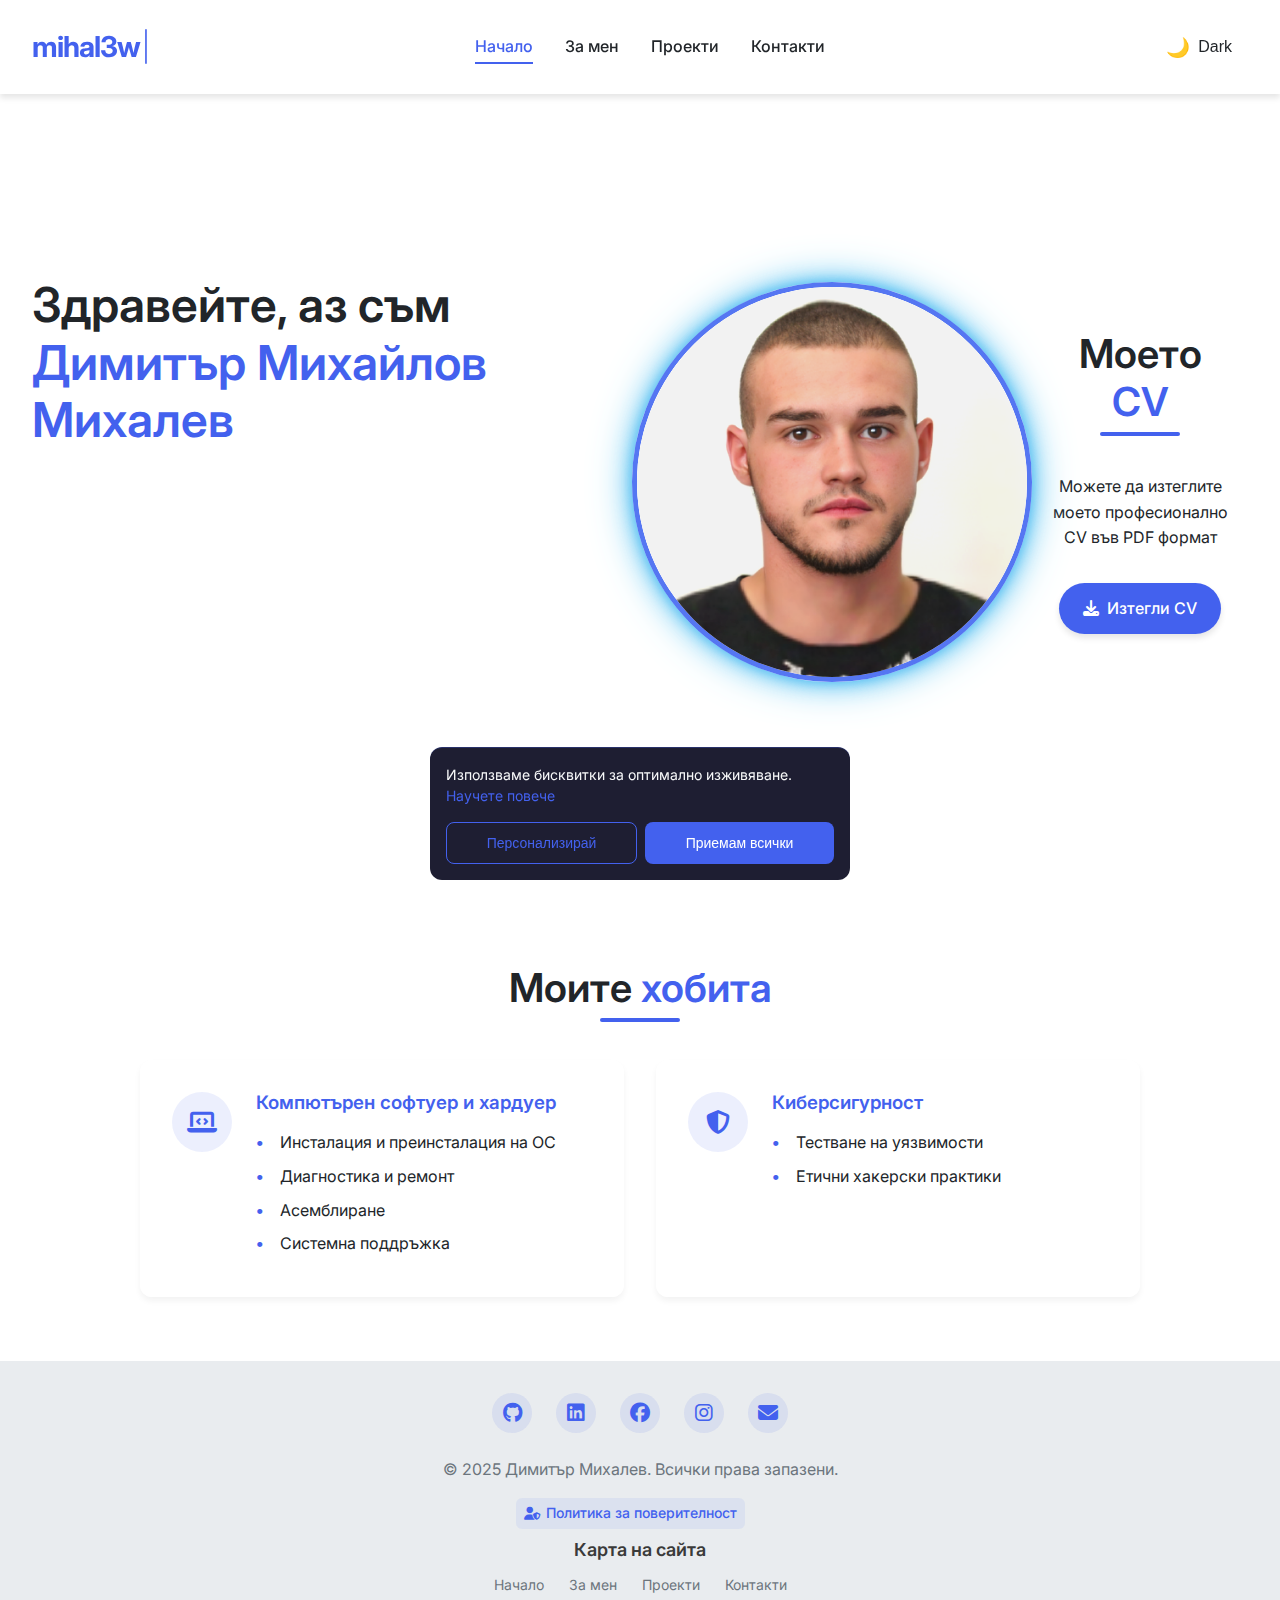
<file: index.html>
<!DOCTYPE html>
<html lang="bg">
<head>
  <meta charset="UTF-8">
  <meta name="viewport" content="width=device-width, initial-scale=1.0">
  <title>Димитър Михалев | Портфолио</title>
  <meta name="description" content="Лично портфолио на Димитър Михалев - IT специалист">
  <meta name="keywords" content="портфолио, уеб разработка, IT, Windows, Linux, Python, киберсигурност, итсектор">
  <link rel="stylesheet" href="https://cdnjs.cloudflare.com/ajax/libs/font-awesome/6.4.0/css/all.min.css">
  <link href="https://fonts.googleapis.com/css2?family=Inter:wght@300;400;500;600;700&display=swap" rel="stylesheet">
  <link rel="stylesheet" href="css/style.css">
  <link rel="icon" href="favicon.ico" type="image/x-icon">
</head>
<body>
  <nav class="navbar">
    <!-- <a href="index.html" class="logo">mihal3w</a> -->
    <a href="index.html" class="logo">
      <span class="logo-text">mihal3w</span>
      <span class="logo-cursor">|</span>
    </a>
    <button class="mobile-menu-toggle">☰</button>
    <ul class="nav-links">
      <li><a href="index.html" class="active">Начало</a></li>
      <li><a href="about.html">За мен</a></li>
      <li><a href="projects.html">Проекти</a></li>
      <li><a href="contact.html">Контакти</a></li>
    </ul>
    <button class="theme-toggle">
      <span class="theme-icon">🌙</span>
      <span class="theme-text">Dark</span>
    </button>
  </nav>

  <main>
    
    
    <section class="hero">
      
      <div class="hero-content">
        <h1>Здравейте, аз съм <span class="highlight">Димитър Михайлов Михалев</span></h1>
        <p class="hero-subtitle">IT ентусиаст със страст към хардуерната и софтуерна поддръжка. С интерес към диагностика, ремонт и оптимизация на компютърни системи. Стремя се към бързо и точно решаване на технически проблеми.</p>
        <div class="hero-btns">
          <a href="projects.html" class="btn btn-primary">Моите проекти</a>
          <a href="contact.html" class="btn btn-secondary">Свържи се с мен</a>
        </div>
      </div>
      <div class="hero-image">
        <img src="docs/snimkanamendr.png" alt="Димитър Михалев" class="profile-photo">
        <section class="download-cv">
            <h2 class="section-title">Моето <span class="highlight">CV</span></h2>
            <p>Можете да изтеглите моето професионално CV във PDF формат</p>
            <a href="docs/CV-Dimitar_Mihalev.pdf" download="Dimitar_Mihalev_CV.pdf" class="download-btn">
              <i class="fas fa-download"></i> Изтегли CV
            </a>
          </section>
      </div>
    </section>
    

    <section class="hobbies-section">
        <h2 class="section-title">Моите <span class="highlight">хобита</span></h2>
        
        <div class="hobbies-container">
          <!-- Хоби 1 -->
          <div class="hobby-card">
            <div class="hobby-icon">
              <i class="fas fa-laptop-code"></i>
            </div>
            <div class="hobby-content">
              <h3>Компютърен софтуер и хардуер</h3>
              <ul class="hobby-details">
                <li>Инсталация и преинсталация на ОС</li>
                <li>Диагностика и ремонт</li>
                <li>Асемблиране</li>
                <li>Системна поддръжка</li>
              </ul>
            </div>
          </div>
      
          <!-- Хоби 2 -->
          <div class="hobby-card">
            <div class="hobby-icon">
              <i class="fas fa-shield-alt"></i>
            </div>
            <div class="hobby-content">
              <h3>Киберсигурност</h3>
              <ul class="hobby-details">
                <li>Тестване на уязвимости</li>
                <li>Етични хакерски практики</li>
              </ul>
            </div>
          </div>
        </div>
      </section>
  </main>
  

  <footer>
    <div class="footer-content">
      <div class="social-links">
        <a href="https://github.com/mihal3w" target="_blank" aria-label="GitHub"><i class="fab fa-github"></i></a>
        <a href="https://www.linkedin.com/in/dimitar-mihalev-2166b0343/" target="_blank" aria-label="LinkedIn"><i class="fab fa-linkedin"></i></a>
        <a href="https://www.facebook.com/mihal3w/" target="_blank" aria-label="facebook"><i class="fab fa-facebook"></i></a>
        <a href="https://www.instagram.com/d.mihalev/" target="_blank" aria-label="instagram"><i class="fab fa-instagram"></i></a>
        <a href="mailto:mihal3w@gmail.com" aria-label="Email"><i class="fas fa-envelope"></i></a>
      </div>
      <p>&copy; 2025 Димитър Михалев. Всички права запазени.</p>
    </div>
    <a href="privacy-policy.html" target="_blank" rel="noopener noreferrer" style="
  display: inline-flex;
  align-items: center;
  color: #4361ee;
  text-decoration: none;
  font-size: 14px;
  font-weight: 500;
  margin-right: 20px;
  padding: 4px 8px;
  border-radius: 6px;
  transition: all 0.3s cubic-bezier(0.25, 0.8, 0.25, 1);
  background: rgba(67, 97, 238, 0.08);
">
  <i class="fas fa-user-shield" style="
    margin-right: 6px;
    font-size: 13px;
    transition: transform 0.3s ease;
  "></i>
  Политика за поверителност
</a>
  </footer>

  <script src="js/main.js"></script>
  <script src="cookie-consent.js"></script>
</body>
</html>
</file>
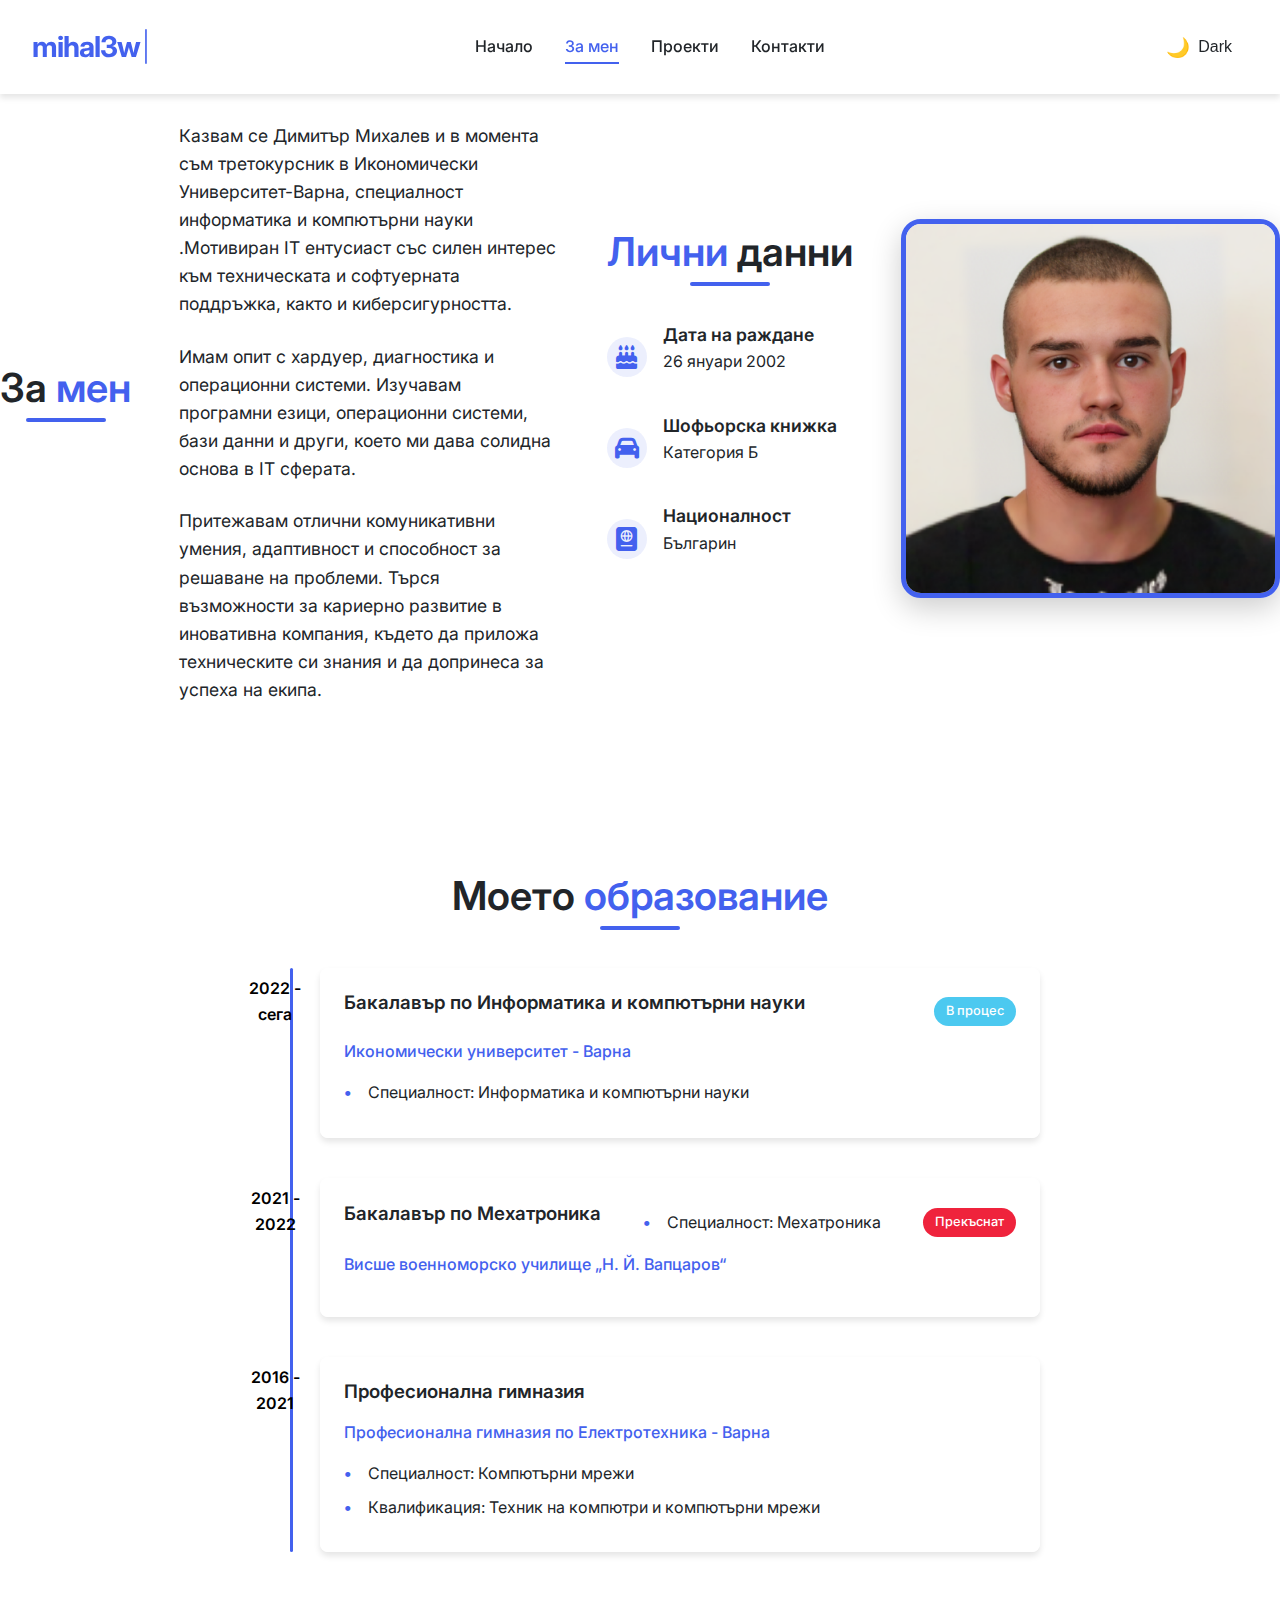
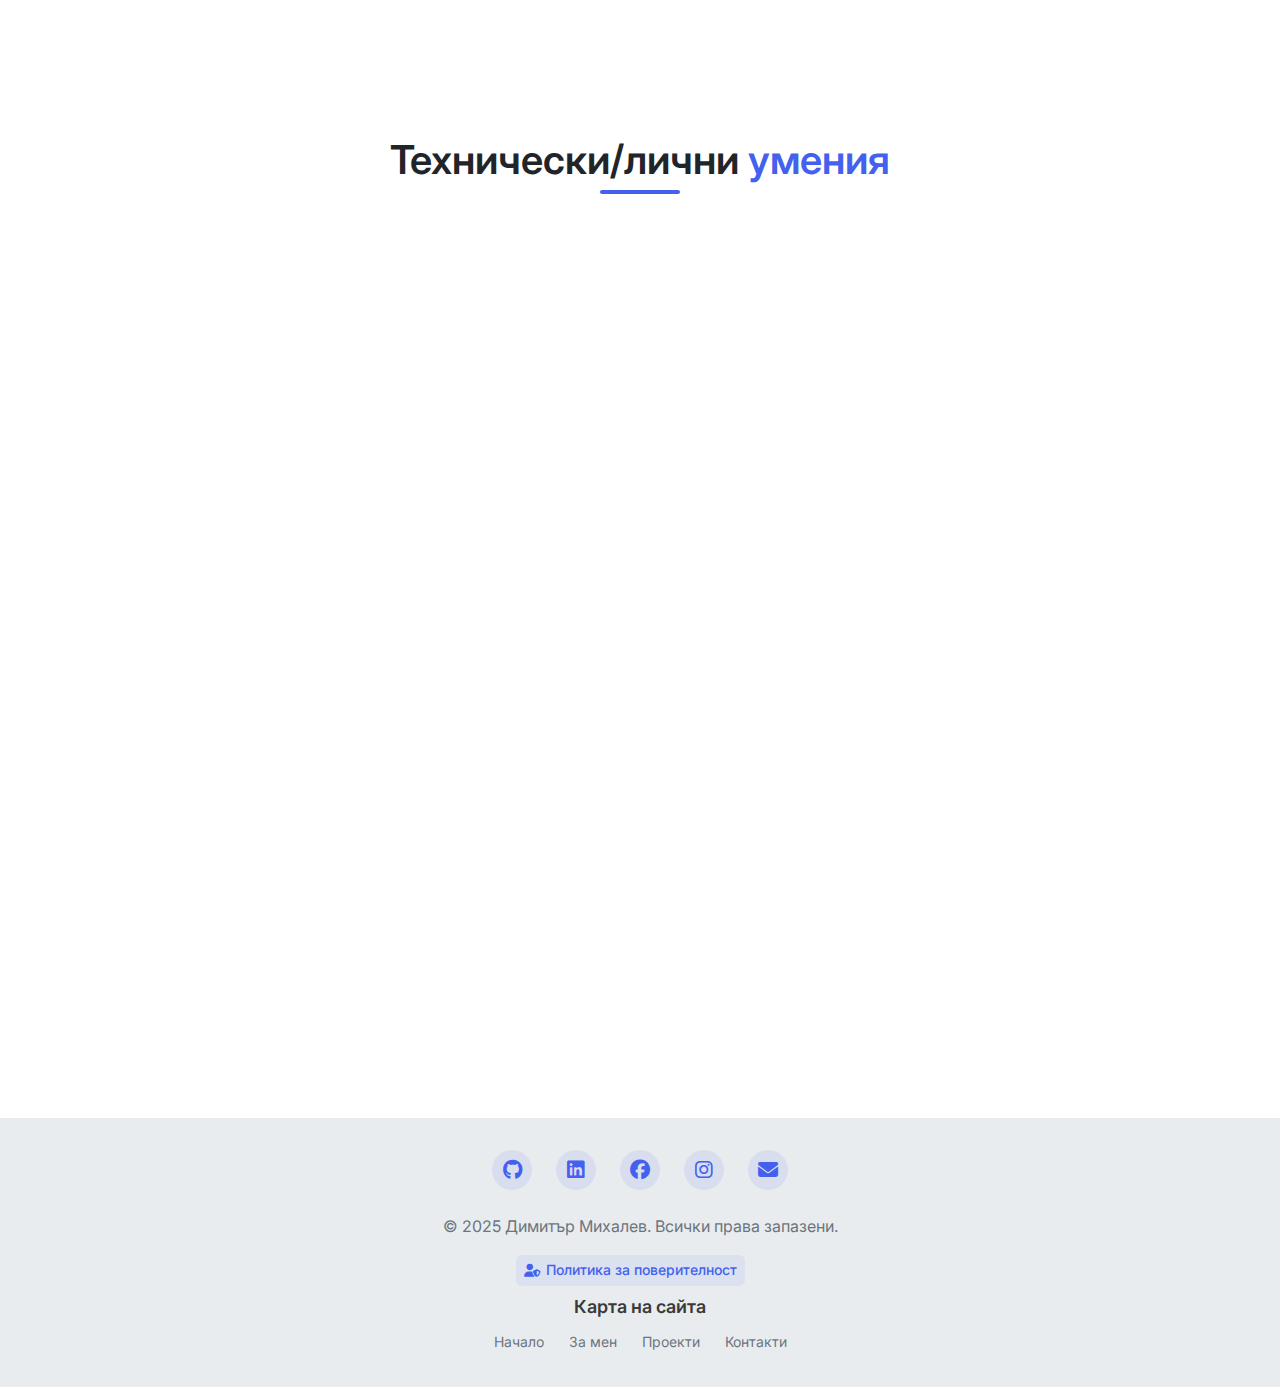
<file: about.html>
<!DOCTYPE html>
<html lang="bg">
<head>
  <meta charset="UTF-8">
  <meta name="viewport" content="width=device-width, initial-scale=1.0">
  <title>За мен | Димитър Михалев</title>
  <meta name="description" content="Лично портфолио на Димитър Михалев - IT специалист">
  <meta name="keywords" content="портфолио, уеб разработка, IT, Windows, Linux, Python, киберсигурност">
  <link rel="stylesheet" href="https://cdnjs.cloudflare.com/ajax/libs/font-awesome/6.4.0/css/all.min.css">
  <link href="https://fonts.googleapis.com/css2?family=Inter:wght@300;400;500;600;700&display=swap" rel="stylesheet">
  <link rel="stylesheet" href="css/style.css">
  <link rel="icon" href="favicon.ico" type="image/x-icon">
</head>
<body>
    
  <nav class="navbar">
    <a href="index.html" class="logo">
        <span class="logo-text">mihal3w</span>
        <span class="logo-cursor">|</span>
      </a>
    <button class="mobile-menu-toggle">☰</button>
    <ul class="nav-links">
      <li><a href="index.html">Начало</a></li>
      <li><a href="about.html" class="active">За мен</a></li>
      <li><a href="projects.html">Проекти</a></li>
      <li><a href="contact.html">Контакти</a></li>
    </ul>
    <button class="theme-toggle">
      <span class="theme-icon">🌙</span>
      <span class="theme-text">Dark</span>
    </button>
  </nav>

  <main>
    <section class="about-section">
      <div class="about-content">
        <h1 class="section-title">За <span class="highlight">мен</span></h1>
        <div class="about-text">
            <br>
          <p>Казвам се Димитър Михалев и в момента съм третокурсник в Икономически Университет-Варна, специалност информатика и компютърни науки .Мотивиран IT ентусиаст със силен интерес към техническата и софтуерната поддръжка, както и киберсигурността.</p>
          <p>Имам опит с хардуер, диагностика и операционни системи. Изучавам програмни езици, операционни системи, бази данни и други, което ми дава солидна основа в IT сферата.</p>
          <p>Притежавам отлични комуникативни умения, адаптивност и способност за решаване на проблеми. Търся възможности за кариерно развитие в иновативна компания, където да приложа техническите си знания и да допринеса за успеха на екипа.</p>
        </div>

        <section class="personal-info">
            <h2 class="section-title"><span class="highlight">Лични</span> данни</h2>
            
            <div class="info-grid">
              <div class="info-item">
                <div class="info-icon">
                  <i class="fas fa-birthday-cake"></i>
                </div>
                <div class="info-content">
                  <h3>Дата на раждане</h3>
                  <p>26 януари 2002</p>
                </div>
              </div>
          
              <div class="info-item">
                <div class="info-icon">
                  <i class="fas fa-car"></i>
                </div>
                <div class="info-content">
                  <h3>Шофьорска книжка</h3>
                  <p>Категория Б</p>
                </div>
              </div>
          
              <div class="info-item">
                <div class="info-icon">
                  <i class="fas fa-passport"></i>
                </div>
                <div class="info-content">
                  <h3>Националност</h3>
                  <p>Българин</p>
                </div>
              </div>
            </div>
          </section>
        <div class="about-image">
            <img src="docs/snimkanamendr.png" alt="Димитър Михалев" class="profile-photo-about">
        </div>
      </div>


      <section class="education-section">
        <div class="container">
          <h2 class="section-title">Моето <span class="highlight">образование</span></h2>
          
          <div class="timeline">
            <!-- Най-новото образование -->
            <div class="timeline-item">
              <div class="timeline-date">2022 - сега</div>
              <div class="timeline-content">
                <div class="education-header">
                  <h3>Бакалавър по Информатика и компютърни науки</h3>
                  <span class="education-status">В процес</span>
                </div>
                <p class="institution">Икономически университет - Варна</p>
                <ul class="education-details">
                  <li>Специалност: Информатика и компютърни науки</li>
                </ul>
              </div>
            </div>
            
            <!-- Прекъснато образование -->
            <div class="timeline-item">
              <div class="timeline-date">2021 - 2022</div>
              <div class="timeline-content">
                <div class="education-header">
                  <h3>Бакалавър по Мехатроника</h3>
                  <ul class="education-details">
                    <li>Специалност: Мехатроника</li>
                  </ul>
                  <span class="education-status discontinued">Прекъснат</span>
                </div>
                <p class="institution">Висше военноморско училище „Н. Й. Вапцаров“</p>
              </div>
            </div>
            
            <!-- Средно образование -->
            <div class="timeline-item">
              <div class="timeline-date">2016 - 2021</div>
              <div class="timeline-content">
                <h3>Професионална гимназия</h3>
                <p class="institution">Професионална гимназия по Електротехника - Варна</p>
                <ul class="education-details">
                  <li>Специалност: Компютърни мрежи</li>
                  <li>Квалификация: Техник на компютри и компютърни мрежи</li>
                </ul>
              </div>
            </div>
          </div>
        </div>
      </section>

    <section class="skills-section">
        <h2 class="section-title">Технически/лични <span class="highlight">умения</span></h2>
        

        
        

        <div class="skills-grid">
          <!-- За мен -->
          <div class="skill-card">
            <div class="skill-icon">
              <i class="fa-regular fa-user"></i>
            </div>
            <h3>Лични умения</h3>
            <ul class="skills-tags">
              <li>Адаптивност</li>
              <li>Комуникация</li>
              <li>Работа в екип</li>
              <li>Критично мислене</li>
              <li>Креативност</li>
            </ul>
          </div>
          <div class="skill-card">
            <div class="skill-icon">
              <i class="fas fa-code"></i>
            </div>
            <h3>Програмиране</h3>
            <ul class="skills-tags">
              <li>C++</li>
              <li>.NET</li>
              <li>C#</li>
              <li>JAVA</li>
              <li>Python</li>
              <li>Html/Css</li>
              <li>Javascript</li>
            </ul>
          </div>
      
          <!-- Киберсигурност -->
          <div class="skill-card">
            <div class="skill-icon">
              <i class="fas fa-shield-alt"></i>
            </div>
            <h3>Киберсигурност</h3>
            <ul class="skills-tags">
              <li>Етичен хакинг</li>
              <li>Тестване на уязвимости</li>
            </ul>
          </div>
      
          <!-- Системна поддръжка -->
          <div class="skill-card">
            <div class="skill-icon">
              <i class="fas fa-server"></i>
            </div>
            <h3>Системна поддръжка</h3>
            <ul class="skills-tags">
              <li>Windows/Linux</li>
              <li>Хардуерна диагностика</li>
              <li>Мрежова конфигурация</li>
            </ul>
          </div>
        </div>
      </section>
  </main>

  <footer>
    <div class="footer-content">
        <div class="social-links">
            <a href="https://github.com/mihal3w" target="_blank" aria-label="GitHub"><i class="fab fa-github"></i></a>
            <a href="https://www.linkedin.com/in/dimitar-mihalev-2166b0343/" target="_blank" aria-label="LinkedIn"><i class="fab fa-linkedin"></i></a>
            <a href="https://www.facebook.com/mihal3w/" target="_blank" aria-label="facebook"><i class="fab fa-facebook"></i></a>
            <a href="https://www.instagram.com/d.mihalev/" target="_blank" aria-label="instagram"><i class="fab fa-instagram"></i></a>
            <a href="mailto:mihal3w@gmail.com" aria-label="Email"><i class="fas fa-envelope"></i></a>
          </div>
      <p>&copy; 2025 Димитър Михалев. Всички права запазени.</p>
      <a href="privacy-policy.html" target="_blank" rel="noopener noreferrer" style="
  display: inline-flex;
  align-items: center;
  color: #4361ee;
  text-decoration: none;
  font-size: 14px;
  font-weight: 500;
  margin-right: 20px;
  padding: 4px 8px;
  border-radius: 6px;
  transition: all 0.3s cubic-bezier(0.25, 0.8, 0.25, 1);
  background: rgba(67, 97, 238, 0.08);
">
  <i class="fas fa-user-shield" style="
    margin-right: 6px;
    font-size: 13px;
    transition: transform 0.3s ease;
  "></i>
  Политика за поверителност
</a>
      <!-- <p class="phone">+359 878 152 602</p> -->
    </div>
  </footer>

  <script src="js/main.js"></script>
</body>
</html>
</file>
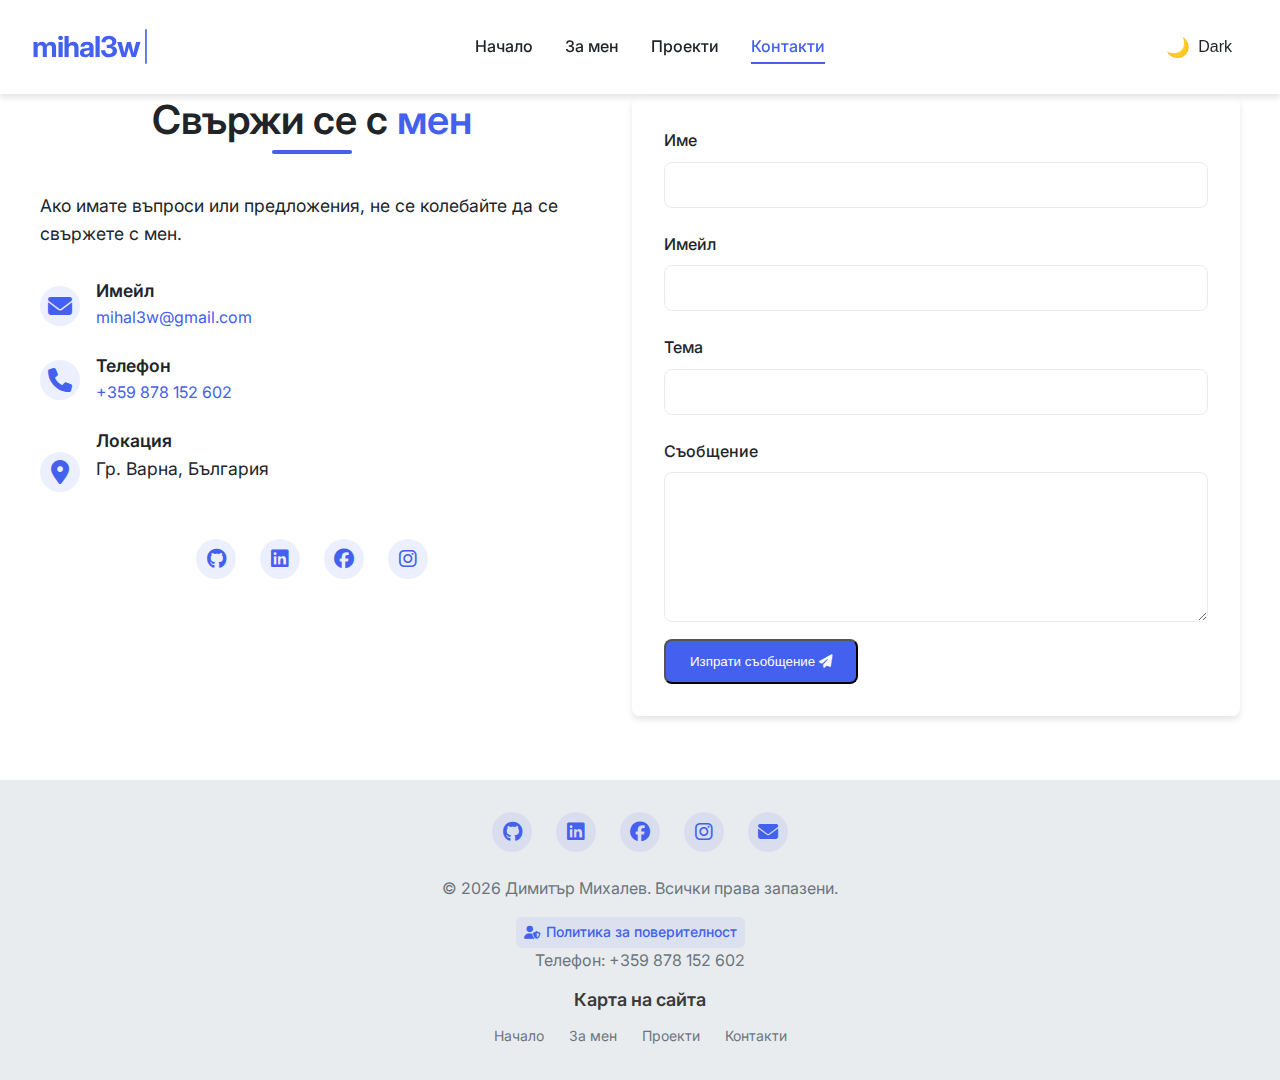
<file: contact.html>
<!DOCTYPE html>
<html lang="bg">
<head>
  <meta charset="UTF-8">
  <meta name="viewport" content="width=device-width, initial-scale=1.0">
  <title>Контакти | Димитър Михалев</title>
  <meta name="description" content="Лично портфолио на Димитър Михалев - IT специалист">
  <meta name="keywords" content="портфолио, уеб разработка, IT, Windows, Linux, Python, киберсигурност">
  <link rel="stylesheet" href="https://cdnjs.cloudflare.com/ajax/libs/font-awesome/6.4.0/css/all.min.css">
  <link href="https://fonts.googleapis.com/css2?family=Inter:wght@300;400;500;600;700&display=swap" rel="stylesheet">
  <link rel="stylesheet" href="css/style.css">
  <link rel="icon" href="favicon.ico" type="image/x-icon">
</head>
<body>
  <!-- Навигацията остава същата -->
  <nav class="navbar">
    <a href="index.html" class="logo">
        <span class="logo-text">mihal3w</span>
        <span class="logo-cursor">|</span>
      </a>
    <button class="mobile-menu-toggle">☰</button>
    <ul class="nav-links">
      <li><a href="index.html">Начало</a></li>
      <li><a href="about.html">За мен</a></li>
      <li><a href="projects.html">Проекти</a></li>
      <li><a href="contact.html" class="active">Контакти</a></li>
    </ul>
    <button class="theme-toggle">
      <span class="theme-icon">🌙</span>
      <span class="theme-text">Dark</span>
    </button>
  </nav>

  <main>
    <section class="contact-section">
      <div class="contact-container">
        <div class="contact-info">
          <h1 class="section-title">Свържи се с <span class="highlight">мен</span></h1>
          <p>Ако имате въпроси или предложения, не се колебайте да се свържете с мен.</p>
          
          <div class="info-item">
            <i class="fas fa-envelope"></i>
            <div>
              <h3>Имейл</h3>
              <a href="mailto:mihal3w@gmail.com">mihal3w@gmail.com</a>
            </div>
          </div>
          
          <div class="info-item">
            <i class="fas fa-phone"></i>
            <div>
              <h3>Телефон</h3>
              <a href="tel:+359878152602">+359 878 152 602</a>
            </div>
          </div>
          
          <div class="info-item">
            <i class="fas fa-map-marker-alt"></i>
            <div>
              <h3>Локация</h3>
              <p>Гр. Варна, България</p>
            </div>
          </div>
          
          <div class="social-links">
            <a href="https://github.com/mihal3w" target="_blank" aria-label="GitHub"><i class="fab fa-github"></i></a>
            <a href="https://www.linkedin.com/in/dimitar-mihalev-2166b0343/" target="_blank" aria-label="LinkedIn"><i class="fab fa-linkedin"></i></a>
            <a href="https://www.facebook.com/mihal3w/" target="_blank" aria-label="facebook"><i class="fab fa-facebook"></i></a>
            <a href="https://www.instagram.com/d.mihalev/" target="_blank" aria-label="instagram"><i class="fab fa-instagram"></i></a>
          </div>
        </div>
        
        <div class="contact-form">
          <!-- Променена форма за Formspree -->
          <form id="contactForm" action="https://formspree.io/f/xjkyjyny" method="POST">
            <div class="form-group">
              <label for="name">Име</label>
              <input type="text" id="name" name="name" required>
            </div>
            
            <div class="form-group">
              <label for="email">Имейл</label>
              <input type="email" id="email" name="email" required>
            </div>
            
            <div class="form-group">
              <label for="subject">Тема</label>
              <input type="text" id="subject" name="subject" required>
            </div>
            
            <div class="form-group">
              <label for="message">Съобщение</label>
              <textarea id="message" name="message" rows="5" required></textarea>
            </div>
            
            <!-- Добавен скрит input за препращане след успешно изпращане -->
            <!-- <input type="hidden" name="_next" value="https://yourwebsite.com/thank-you.html"> -->
            
            <button type="submit" class="btn btn-primary">
              <span class="btn-text">Изпрати съобщение</span>
              <i class="fas fa-paper-plane"></i>
            </button>
          </form>
        </div>
      </div>
    </section>
  </main>

  <footer>
    <div class="footer-content">
      <div class="social-links">
        <a href="https://github.com/mihal3w" target="_blank" aria-label="GitHub"><i class="fab fa-github"></i></a>
        <a href="https://www.linkedin.com/in/dimitar-mihalev-2166b0343/" target="_blank" aria-label="LinkedIn"><i class="fab fa-linkedin"></i></a>
        <a href="https://www.facebook.com/mihal3w/" target="_blank" aria-label="facebook"><i class="fab fa-facebook"></i></a>
        <a href="https://www.instagram.com/d.mihalev/" target="_blank" aria-label="instagram"><i class="fab fa-instagram"></i></a>
        <a href="mailto:mihal3w@gmail.com" aria-label="Email"><i class="fas fa-envelope"></i></a>
      </div>
      <p>&copy; <script>document.write(new Date().getFullYear())</script> Димитър Михалев. Всички права запазени.</p>
      <a href="privacy-policy.html" target="_blank" rel="noopener noreferrer" style="
  display: inline-flex;
  align-items: center;
  color: #4361ee;
  text-decoration: none;
  font-size: 14px;
  font-weight: 500;
  margin-right: 20px;
  padding: 4px 8px;
  border-radius: 6px;
  transition: all 0.3s cubic-bezier(0.25, 0.8, 0.25, 1);
  background: rgba(67, 97, 238, 0.08);
">
  <i class="fas fa-user-shield" style="
    margin-right: 6px;
    font-size: 13px;
    transition: transform 0.3s ease;
  "></i>
  Политика за поверителност
</a>
      <p class="phone">Телефон: +359 878 152 602</p>
    </div>
  </footer>

  <script src="js/main.js"></script>
  
  <!-- Добавен JavaScript за обработка на Formspree -->
  <script>
    document.getElementById('contactForm').addEventListener('submit', function(e) {
      e.preventDefault();
      
      const form = e.target;
      const submitBtn = form.querySelector('button[type="submit"]');
      const btnText = submitBtn.querySelector('.btn-text');
      const btnIcon = submitBtn.querySelector('i');
      
      // Промяна на състоянието на бутона
      submitBtn.disabled = true;
      btnText.textContent = "Изпраща се...";
      btnIcon.classList.replace("fa-paper-plane", "fa-spinner", "fa-spin");
      
      // Изпращане на формата
      fetch(form.action, {
        method: 'POST',
        body: new FormData(form),
        headers: {
          'Accept': 'application/json'
        }
      })
      .then(response => {
        if (response.ok) {
          btnText.textContent = "Успешно изпратено!";
          btnIcon.classList.replace("fa-spinner", "fa-check");
          form.reset();
        } else {
          throw new Error('Грешка при изпращане');
        }
      })
      .catch(error => {
        btnText.textContent = "Грешка! Опитайте отново";
        btnIcon.classList.replace("fa-spinner", "fa-exclamation-circle");
        console.error('Error:', error);
      })
      .finally(() => {
        setTimeout(() => {
          btnText.textContent = "Изпрати съобщение";
          btnIcon.classList.replace("fa-check", "fa-paper-plane");
          btnIcon.classList.replace("fa-exclamation-circle", "fa-paper-plane");
          submitBtn.disabled = false;
        }, 3000);
      });
    });
  </script>
</body>
</html>
</file>
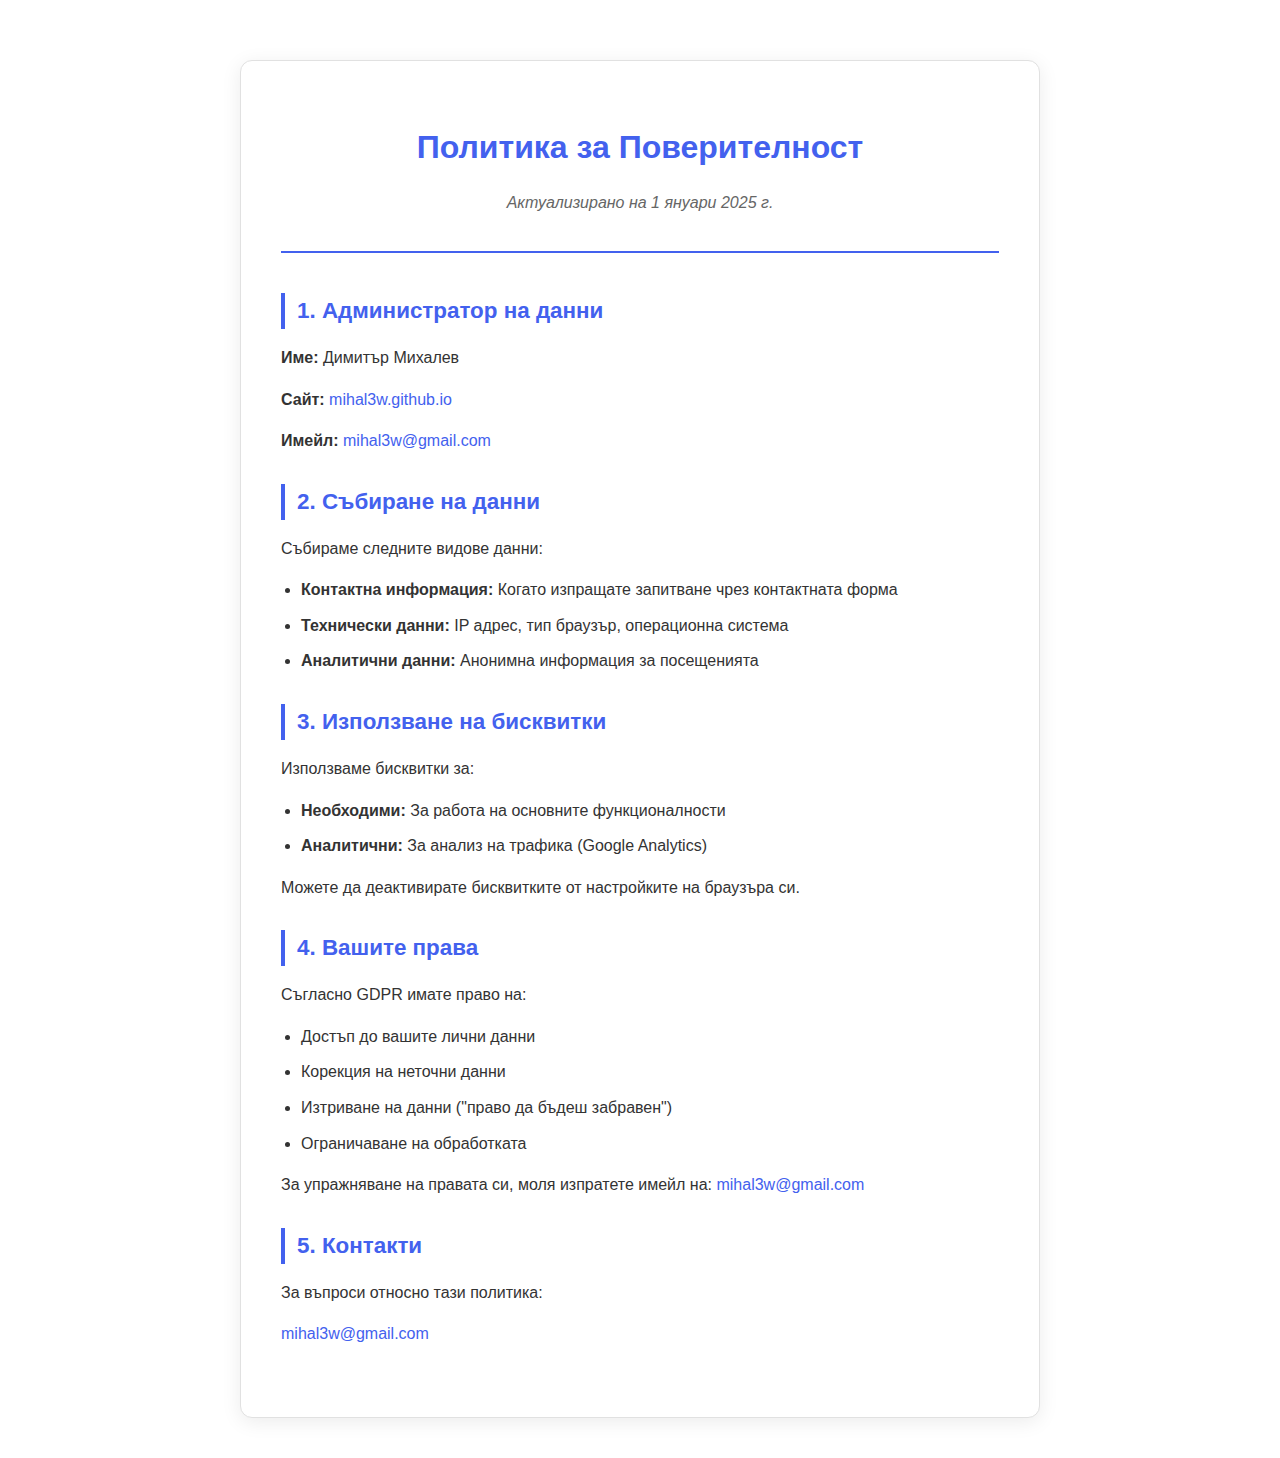
<file: privacy-policy.html>
<!DOCTYPE html>
<html lang="bg">
<head>
  <meta charset="UTF-8">
  <meta name="viewport" content="width=device-width, initial-scale=1.0">
  <title>Политика за Поверителност | mihal3w</title>
  <link rel="stylesheet" href="https://cdnjs.cloudflare.com/ajax/libs/font-awesome/6.4.0/css/all.min.css">
  <style>
    :root {
      --primary: #4361ee;
      --primary-dark: #3a56d4;
      --text-dark: #333;
      --text-light: #666;
      --bg-white: #ffffff;
      --border: #e1e1e1;
    }
    
    body {
      font-family: 'Inter', sans-serif;
      background-color: var(--bg-white);
      color: var(--text-dark);
      line-height: 1.6;
      margin: 0;
      padding: 0;
    }
    
    .privacy-container {
      max-width: 800px;
      margin: 60px auto 40px;
      padding: 0 20px;
    }
    
    .privacy-card {
      background: var(--bg-white);
      border-radius: 12px;
      padding: 40px;
      box-shadow: 0 4px 20px rgba(0, 0, 0, 0.08);
      border: 1px solid var(--border);
    }
    
    .privacy-header {
      text-align: center;
      margin-bottom: 40px;
      padding-bottom: 20px;
      border-bottom: 2px solid var(--primary);
    }
    
    .privacy-header h1 {
      color: var(--primary);
      font-size: 2rem;
      margin-bottom: 10px;
    }
    
    .last-updated {
      color: var(--text-light);
      font-style: italic;
    }
    
    .privacy-section {
      margin-bottom: 30px;
    }
    
    .privacy-section h2 {
      color: var(--primary);
      font-size: 1.4rem;
      border-left: 4px solid var(--primary);
      padding-left: 12px;
      margin: 30px 0 15px;
    }
    
    .privacy-section ul {
      padding-left: 20px;
    }
    
    .privacy-section li {
      margin-bottom: 10px;
      color: var(--text-dark);
    }
    
    a {
      color: var(--primary);
      text-decoration: none;
      transition: all 0.2s ease;
    }
    
    a:hover {
      color: var(--primary-dark);
      text-decoration: underline;
    }
    
    @media (max-width: 768px) {
      .privacy-card {
        padding: 25px;
        box-shadow: none;
        border: none;
      }
      
      .privacy-header h1 {
        font-size: 1.6rem;
      }
    }
  </style>
</head>
<body>
  <div class="privacy-container">
    <div class="privacy-card">
      <div class="privacy-header">
        <h1>Политика за Поверителност</h1>
        <p class="last-updated">Актуализирано на 1 януари 2025 г.</p>
      </div>
      
      
      <div class="privacy-section">
        <h2>1. Администратор на данни</h2>
        <p><strong>Име:</strong> Димитър Михалев</p>
        <p><strong>Сайт:</strong> <a href="https://mihal3w.github.io" target="_blank">mihal3w.github.io</a></p>
        <p><strong>Имейл:</strong> <a href="mailto:mihal3w@gmail.com">mihal3w@gmail.com</a></p>
      </div>
      
      <div class="privacy-section">
        <h2>2. Събиране на данни</h2>
        <p>Събираме следните видове данни:</p>
        <ul>
          <li><strong>Контактна информация:</strong> Когато изпращате запитване чрез контактната форма</li>
          <li><strong>Технически данни:</strong> IP адрес, тип браузър, операционна система</li>
          <li><strong>Аналитични данни:</strong> Анонимна информация за посещенията</li>
        </ul>
      </div>
      
      <div class="privacy-section">
        <h2>3. Използване на бисквитки</h2>
        <p>Използваме бисквитки за:</p>
        <ul>
          <li><strong>Необходими:</strong> За работа на основните функционалности</li>
          <li><strong>Аналитични:</strong> За анализ на трафика (Google Analytics)</li>
        </ul>
        <p>Можете да деактивирате бисквитките от настройките на браузъра си.</p>
      </div>
      
      <div class="privacy-section">
        <h2>4. Вашите права</h2>
        <p>Съгласно GDPR имате право на:</p>
        <ul>
          <li>Достъп до вашите лични данни</li>
          <li>Корекция на неточни данни</li>
          <li>Изтриване на данни ("право да бъдеш забравен")</li>
          <li>Ограничаване на обработката</li>
        </ul>
        <p>За упражняване на правата си, моля изпратете имейл на: <a href="mailto:mihal3w@gmail.com">mihal3w@gmail.com</a></p>
      </div>
      
      <div class="privacy-section">
        <h2>5. Контакти</h2>
        <p>За въпроси относно тази политика:</p>
        <p><a href="mailto:mihal3w@gmail.com">mihal3w@gmail.com</a></p>
      </div>
    </div>
  </div>
</body>
</html>
</file>
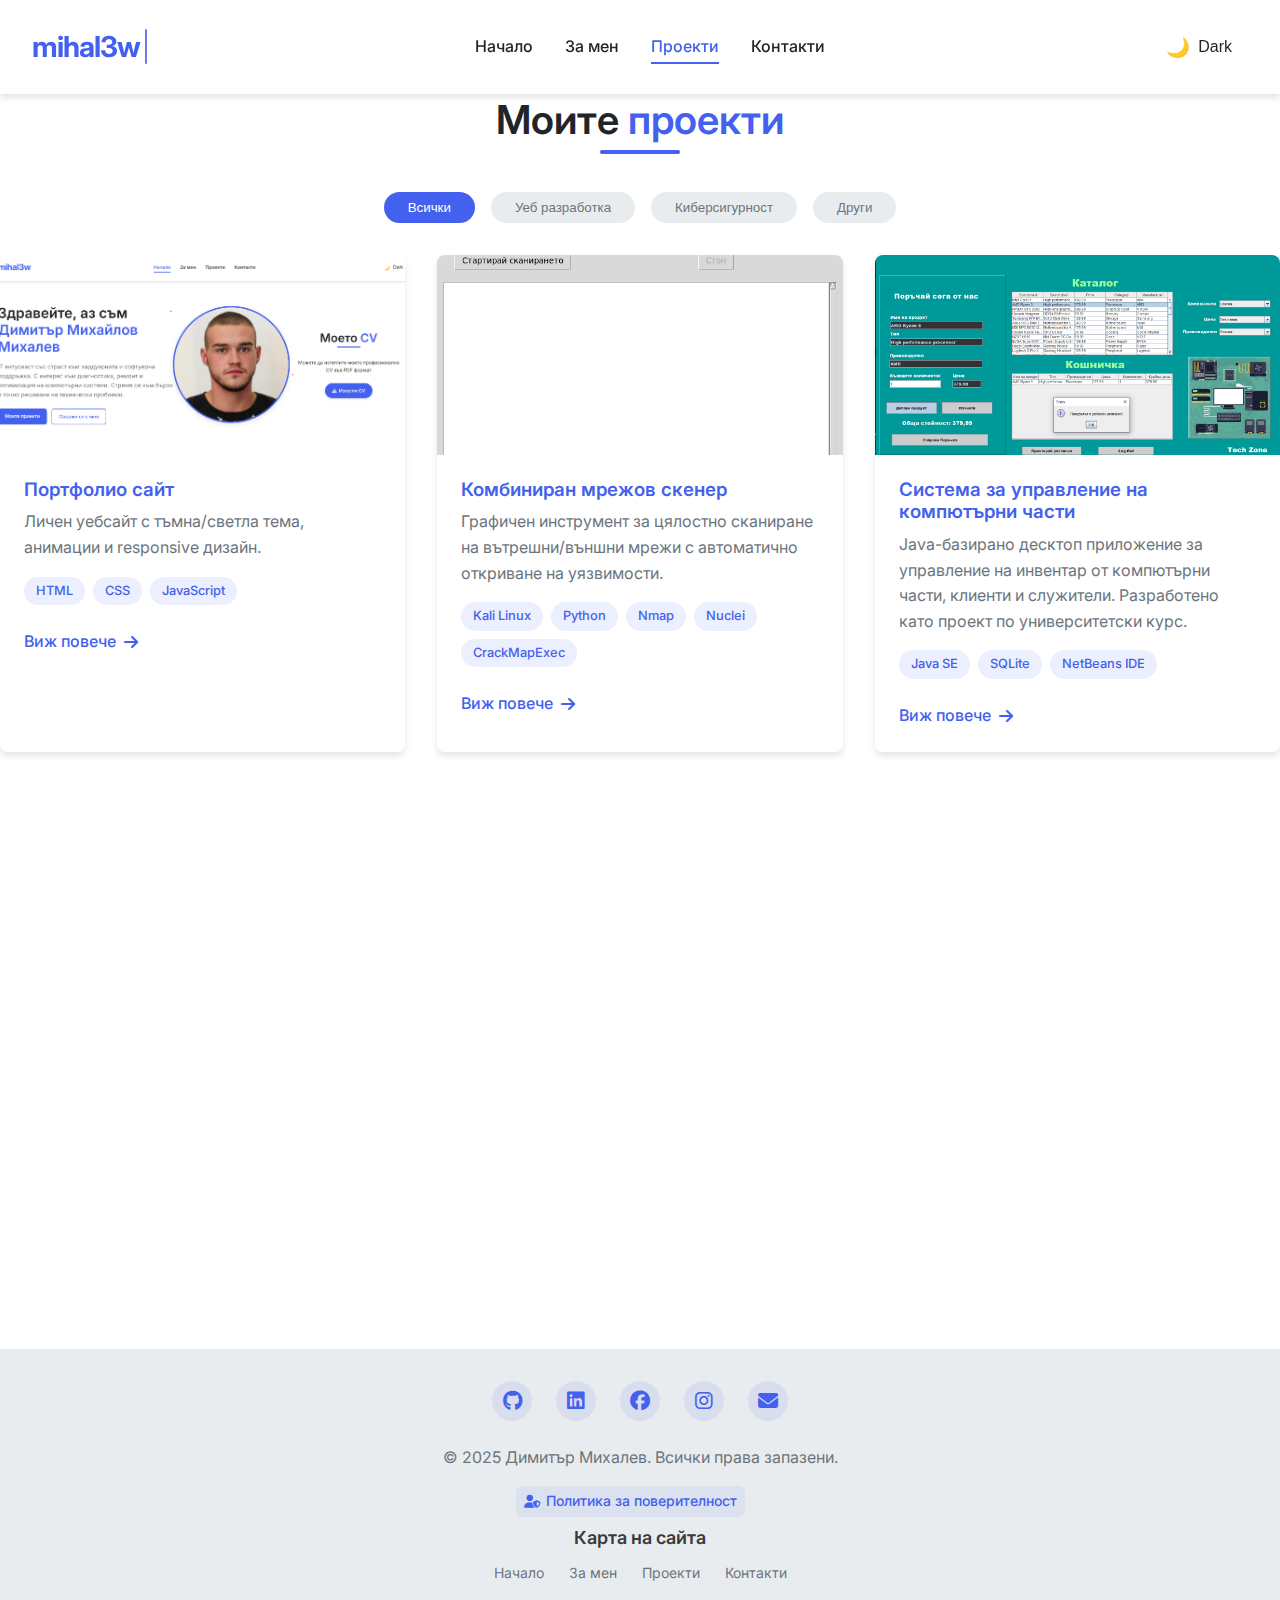
<file: projects.html>
<!DOCTYPE html>
<html lang="bg">
<head>
  <meta charset="UTF-8">
  <meta name="viewport" content="width=device-width, initial-scale=1.0">
  <title>Проекти | Димитър Михалев</title>
  <meta name="description" content="Лично портфолио на Димитър Михалев - IT специалист">
  <meta name="keywords" content="портфолио, уеб разработка, IT, Windows, Linux, Python, киберсигурност">
  <link rel="stylesheet" href="https://cdnjs.cloudflare.com/ajax/libs/font-awesome/6.4.0/css/all.min.css">
  <link href="https://fonts.googleapis.com/css2?family=Inter:wght@300;400;500;600;700&display=swap" rel="stylesheet">
  <link rel="stylesheet" href="css/style.css">
  <link rel="icon" href="favicon.ico" type="image/x-icon">
</head>
<body>
  <nav class="navbar">
    <a href="index.html" class="logo">
        <span class="logo-text">mihal3w</span>
        <span class="logo-cursor">|</span>
      </a>
    <button class="mobile-menu-toggle">☰</button>
    <ul class="nav-links">
      <li><a href="index.html">Начало</a></li>
      <li><a href="about.html">За мен</a></li>
      <li><a href="projects.html" class="active">Проекти</a></li>
      <li><a href="contact.html">Контакти</a></li>
    </ul>
    <button class="theme-toggle">
      <span class="theme-icon">🌙</span>
      <span class="theme-text">Dark</span>
    </button>
  </nav>

  <main>
    <section class="projects-section">
      <h1 class="section-title">Моите <span class="highlight">проекти</span></h1>
      <div class="projects-filter">
        <button class="filter-btn active" data-filter="all">Всички</button>
        <button class="filter-btn" data-filter="web">Уеб разработка</button>
        <button class="filter-btn" data-filter="cyber">Киберсигурност</button>
        <button class="filter-btn" data-filter="other">Други</button>
      </div>

      <div class="projects-grid">
        <div class="project-card" data-category="web">
          <div class="project-image">
            <img src="images/portfoliosite.jpg" alt="Портфолио сайт">
          </div>
          <div class="project-content">
            <h3>Портфолио сайт</h3>
            <p>Личен уебсайт с тъмна/светла тема, анимации и responsive дизайн.</p>
            <div class="project-tech">
              <span>HTML</span>
              <span>CSS</span>
              <span>JavaScript</span>
            </div>
            <a href="https://mihal3w.github.io" target="_blank" rel="noopener noreferrer" class="project-link">Виж повече <i class="fas fa-arrow-right"></i></a>
          </div>
        </div>

        <div class="project-card" data-category="cyber">
          <div class="project-image">
            <img src="images/mixedscanner.png"alt="Комбиниран мрежов скенер">
          </div>
          <div class="project-content">
            <h3>Комбиниран мрежов скенер</h3>
            <p>Графичен инструмент за цялостно сканиране на вътрешни/външни мрежи с автоматично откриване на уязвимости.</p>
            <div class="project-tech">
              <span>Kali Linux</span>
              <span>Python</span>
              <span>Nmap</span>
              <span>Nuclei</span>
              <span>CrackMapExec</span>
            </div>
            <a href="https://github.com/mihal3w/Combined-Network-Scanner-Tool.git" target="_blank" rel="noopener noreferrer" class="project-link">Виж повече <i class="fas fa-arrow-right"></i></a>
          </div>
        </div>

        <div class="project-card" data-category="other">
          <div class="project-image">
            <img src="images/javaproject.png" alt="Java приложение">
          </div>
          <div class="project-content">
            <h3>Система за управление на компютърни части</h3>
            <p>Java-базирано десктоп приложение за управление на инвентар от компютърни части, клиенти и служители. Разработено като проект по университетски курс.</p>
            <div class="project-tech">
              <span>Java SE</span>
              <span>SQLite</span>
              <span>NetBeans IDE</span>
            </div>
            <a href="https://github.com/mihal3w/Computer-Parts-Management-System-.git" target="_blank" rel="noopener noreferrer" class="project-link">Виж повече <i class="fas fa-arrow-right"></i></a>
          </div>
        </div>

        <div class="project-card" data-category="other">
          <div class="project-image">
            <img src="images/ipcalc.png" alt="IP калкулатор">
          </div>
          <div class="project-content">
            <h3>IP калкулатор</h3>
            <p>Приложение с графичен интерфейс, което позволява изчисления върху IP адреси, подмрежи, хостове, broadcast адреси, и автоматично разпределение на IP мрежа между различни места/офиси..</p>
            <div class="project-tech">
              <span>Python</span>
              <span>Tkinter</span>
              <span>ttk</span>
            </div>
            <a href="https://github.com/mihal3w/IP-calculator.git" target="_blank" rel="noopener noreferrer" class="project-link">Виж повече <i class="fas fa-arrow-right"></i></a>
          </div>
        </div>
      </div>
    </section>
  </main>

  <footer>
    <div class="footer-content">
        <div class="social-links">
            <a href="https://github.com/mihal3w" target="_blank" aria-label="GitHub"><i class="fab fa-github"></i></a>
            <a href="https://www.linkedin.com/in/dimitar-mihalev-2166b0343/" target="_blank" aria-label="LinkedIn"><i class="fab fa-linkedin"></i></a>
            <a href="https://www.facebook.com/mihal3w/" target="_blank" aria-label="facebook"><i class="fab fa-facebook"></i></a>
            <a href="https://www.instagram.com/d.mihalev/" target="_blank" aria-label="instagram"><i class="fab fa-instagram"></i></a>
            <a href="mailto:mihal3w@gmail.com" aria-label="Email"><i class="fas fa-envelope"></i></a>
          </div>
      <p>&copy; 2025 Димитър Михалев. Всички права запазени.</p>
      <a href="privacy-policy.html" target="_blank" rel="noopener noreferrer" style="
  display: inline-flex;
  align-items: center;
  color: #4361ee;
  text-decoration: none;
  font-size: 14px;
  font-weight: 500;
  margin-right: 20px;
  padding: 4px 8px;
  border-radius: 6px;
  transition: all 0.3s cubic-bezier(0.25, 0.8, 0.25, 1);
  background: rgba(67, 97, 238, 0.08);
">
  <i class="fas fa-user-shield" style="
    margin-right: 6px;
    font-size: 13px;
    transition: transform 0.3s ease;
  "></i>
  Политика за поверителност
</a>
      <!-- <p class="phone">+359 878 152 602</p> -->
    </div>
  </footer>

  <script src="js/main.js"></script>
</body>
</html>
</file>
<file: css/style.css>
/* Глобални стилове */
:root {
  --primary: #4361ee;
  --primary-dark: #3a56d4;
  --secondary: #3f37c9;
  --accent: #f72585;
  --accent-dark: #e5177b;
  --light: #f8f9fa;
  --dark: #121212;
  --gray: #6c757d;
  --light-gray: #e9ecef;
  --dark-gray: #343a40;
  --success: #4cc9f0;
  --warning: #f8961e;
  --danger: #ef233c;
  --bg-light: #ffffff;
  --bg-dark: #1a1a2e;
  --text-light: #212529;
  --text-dark: #e9ecef;
  --card-bg-light: rgba(255, 255, 255, 0.9);
  --card-bg-dark: rgba(30, 30, 30, 0.9);
  --transition: all 0.3s cubic-bezier(0.25, 0.8, 0.25, 1);
  --border-radius: 8px;
  --box-shadow: 0 4px 6px rgba(0, 0, 0, 0.1);
  --box-shadow-hover: 0 10px 15px rgba(0, 0, 0, 0.1);
}

/* Базови стилове */
* {
  margin: 0;
  padding: 0;
  box-sizing: border-box;
}

html {
  scroll-behavior: smooth;
}

.mobile-menu-toggle {
  display: none;
  background: none;
  border: none;
  color: var(--text-light);
  font-size: 1.8rem;
  cursor: pointer;
  padding: 0.5rem;
  z-index: 1001;
}

body {
  font-family: 'Inter', sans-serif;
  background-color: var(--bg-light);
  color: var(--text-light);
  transition: var(--transition);
  line-height: 1.6;
  overflow-x: hidden;
}

body.dark-theme {
  background-color: var(--bg-dark);
  color: var(--text-dark);
}

h1, h2, h3, h4, h5, h6 {
  font-weight: 600;
  line-height: 1.2;
  margin-bottom: 1rem;
}

.logo {
  font-family: 'Inter', sans-serif;
  font-size: 1.8rem;
  font-weight: 700;
  color: var(--primary);
  text-decoration: none;
  letter-spacing: -1px;
  transition: all 0.3s ease;
  display: flex;
  align-items: center;
  gap: 0.5rem;
}

.logo:hover {
  color: var(--primary-dark);
  transform: scale(1.05);
}

body.dark-theme .logo {
  color: var(--accent);
}

p {
  margin-bottom: 1rem;
}

a {
  text-decoration: none;
  color: inherit;
  transition: var(--transition);
}

img {
  max-width: 100%;
  height: auto;
}

.highlight {
  color: var(--primary);
}

.container {
  width: 100%;
  max-width: 1200px;
  margin: 0 auto;
  padding: 0 1.5rem;
}

/* Навигация */
.navbar {
  position: fixed;
  top: 0;
  left: 0;
  right: 0;
  display: flex;
  justify-content: space-between;
  align-items: center;
  padding: 1.5rem 2rem;
  background-color: rgba(255, 255, 255, 0.95);
  backdrop-filter: blur(8px);
  z-index: 1000;
  box-shadow: var(--box-shadow);
  transition: var(--transition);
}

body.dark-theme .navbar {
  background-color: rgba(26, 26, 46, 0.95);
}

.navbar.scroll-up {
  top: 0;
}

.navbar.scroll-down {
  top: -100px;
}

.nav-links {
  display: flex;
  list-style: none;
  gap: 2rem;
}

.nav-links a {
  font-weight: 500;
  position: relative;
  padding: 0.5rem 0;
}

.nav-links a::after {
  content: '';
  position: absolute;
  bottom: 0;
  left: 0;
  width: 0;
  height: 2px;
  background-color: var(--primary);
  transition: var(--transition);
}

.nav-links a:hover::after,
.nav-links a.active::after {
  width: 100%;
}

.nav-links a.active {
  color: var(--primary);
}

.theme-toggle {
  background: none;
  border: none;
  cursor: pointer;
  display: flex;
  align-items: center;
  gap: 0.5rem;
  font-size: 1rem;
  color: inherit;
  padding: 0.5rem 1rem;
  border-radius: var(--border-radius);
  transition: var(--transition);
}

.theme-toggle:hover {
  background-color: rgba(67, 97, 238, 0.1);
}

.theme-icon {
  font-size: 1.2rem;
}

/* Херо секция */
.hero {
  min-height: 100vh;
  display: flex;
  align-items: center;
  padding: 6rem 2rem 2rem;
}

.hero-content {
  flex: 1;
  max-width: 600px;
}

.hero h1 {
  font-size: 3rem;
  margin-bottom: 1.5rem;
  animation: fadeInUp 0.8s ease-out;
}

.hero-subtitle {
  font-size: 1.25rem;
  color: var(--gray);
  margin-bottom: 2rem;
  animation: fadeInUp 0.8s ease-out 0.2s forwards;
  opacity: 0;
}

body.dark-theme .hero-subtitle {
  color: var(--light-gray);
}

.hero-btns {
  display: flex;
  gap: 1rem;
  margin-top: 2rem;
  animation: fadeInUp 0.8s ease-out 0.4s forwards;
  opacity: 0;
}

.btn {
  display: inline-block;
  padding: 0.8rem 1.5rem;
  border-radius: var(--border-radius);
  font-weight: 500;
  transition: var(--transition);
  text-align: center;
}

.btn-primary {
  background-color: var(--primary);
  color: white;
}

.btn-primary:hover {
  background-color: var(--primary-dark);
  transform: translateY(-3px);
  box-shadow: var(--box-shadow-hover);
}

.btn-secondary {
  border: 2px solid var(--primary);
  color: var(--primary);
}

.btn-secondary:hover {
  background-color: var(--primary);
  color: white;
  transform: translateY(-3px);
  box-shadow: var(--box-shadow-hover);
}

.hero-image {
  flex: 1;
  display: flex;
  justify-content: center;
  align-items: center;
}

.image-placeholder {
  width: 400px;
  height: 400px;
  border-radius: 20px;
  background-color: var(--light-gray);
  box-shadow: var(--box-shadow);
  position: relative;
  overflow: hidden;
}

body.dark-theme .image-placeholder {
  background-color: var(--dark-gray);
}

/* Секции */
.section {
  padding: 5rem 0;
}

.section-title {
  font-size: 2.5rem;
  text-align: center;
  margin-bottom: 3rem;
  position: relative;
}

.section-title::after {
  content: '';
  position: absolute;
  bottom: -10px;
  left: 50%;
  transform: translateX(-50%);
  width: 80px;
  height: 4px;
  background-color: var(--primary);
  border-radius: 2px;
}

/* Умения */
.skills-section {
  padding: 4rem 1rem;
  background-color: var(--bg-light);
}

body.dark-theme .skills-section {
  background-color: var(--bg-dark);
}

.skills-grid {
  display: grid;
  grid-template-columns: repeat(auto-fit, minmax(280px, 1fr));
  gap: 1.5rem;
  max-width: 1000px;
  margin: 0 auto;
}

.skill-card {
  background: var(--card-bg-light);
  border-radius: 12px;
  padding: 2rem;
  text-align: center;
  transition: transform 0.3s ease, box-shadow 0.3s ease;
  box-shadow: 0 4px 6px rgba(0,0,0,0.05);
}

body.dark-theme .skill-card {
  background: var(--card-bg-dark);
}

.skill-card:hover {
  transform: translateY(-5px);
  box-shadow: 0 10px 20px rgba(0,0,0,0.1);
}

.skill-icon {
  width: 60px;
  height: 60px;
  margin: 0 auto 1rem;
  background: rgba(67, 97, 238, 0.1);
  border-radius: 50%;
  display: flex;
  align-items: center;
  justify-content: center;
}

.skill-icon i {
  font-size: 1.5rem;
  color: var(--primary);
}

.skill-card h3 {
  margin-bottom: 1.5rem;
  color: var(--primary);
}

.skills-tags {
  display: flex;
  flex-wrap: wrap;
  gap: 0.5rem;
  justify-content: center;
  list-style: none;
  padding: 0;
}

.skills-tags li {
  background: rgba(67, 97, 238, 0.1);
  color: var(--primary);
  padding: 0.5rem 1rem;
  border-radius: 50px;
  font-size: 0.9rem;
  font-weight: 500;
}

/* Хобита */
.hobbies-section {
  padding: 4rem 1rem;
  background-color: var(--bg-light);
}

body.dark-theme .hobbies-section {
  background-color: var(--bg-dark);
}

.hobbies-container {
  max-width: 1000px;
  margin: 0 auto;
  display: grid;
  grid-template-columns: repeat(auto-fit, minmax(350px, 1fr));
  gap: 2rem;
}

.hobby-card {
  background: var(--card-bg-light);
  border-radius: 12px;
  padding: 2rem;
  display: flex;
  gap: 1.5rem;
  transition: transform 0.3s ease, box-shadow 0.3s ease;
  box-shadow: 0 4px 6px rgba(0,0,0,0.05);
}

body.dark-theme .hobby-card {
  background: var(--card-bg-dark);
}

.hobby-card:hover {
  transform: translateY(-5px);
  box-shadow: 0 10px 20px rgba(0,0,0,0.1);
}

.hobby-icon {
  width: 60px;
  height: 60px;
  background: rgba(67, 97, 238, 0.1);
  border-radius: 50%;
  display: flex;
  align-items: center;
  justify-content: center;
  flex-shrink: 0;
}

.hobby-icon i {
  font-size: 1.5rem;
  color: var(--primary);
}

.hobby-content h3 {
  margin-top: 0;
  margin-bottom: 1rem;
  color: var(--primary);
}

.hobby-details {
  list-style-type: none;
  padding: 0;
  margin: 0;
}

.hobby-details li {
  position: relative;
  padding-left: 1.5rem;
  margin-bottom: 0.5rem;
}

.hobby-details li::before {
  content: "•";
  color: var(--primary);
  font-weight: bold;
  position: absolute;
  left: 0;
}

/* Образование */
.education-section {
  padding: 5rem 0;
  background-color: var(--bg-light);
}

body.dark-theme .education-section {
  background-color: var(--bg-dark);
}

.education-header {
  display: flex;
  justify-content: space-between;
  align-items: center;
  margin-bottom: 0.5rem;
  border-radius: 100px;
  transition: all 0.3s ease;
}

.education-status {
  background-color: var(--success);
  color: white;
  padding: 0.25rem 0.75rem;
  border-radius: 50px;
  font-size: 0.8rem;
  font-weight: 500;
}

.education-status.discontinued {
  background-color: var(--danger);
}

.institution {
  color: var(--primary);
  font-weight: 500;
  margin-bottom: 1rem;
}

.education-details {
  list-style-type: none;
  padding-left: 0;
  margin-top: 0.5rem;
}

.education-details li {
  position: relative;
  padding-left: 1.5rem;
  margin-bottom: 0.5rem;
}

.education-details li::before {
  content: "•";
  color: var(--primary);
  font-weight: bold;
  position: absolute;
  left: 0;
}

/* Timeline */
.timeline {
  position: relative;
  max-width: 800px;
  margin: 3rem auto 0;
  padding: 0;
}

.timeline::before {
  content: '';
  position: absolute;
  top: 0;
  left: 50px;
  height: 100%;
  width: 3px;
  background-color: var(--primary);
  border-radius: 3px;
}

.timeline-item {
  position: relative;
  margin-bottom: 2.5rem;
  padding-left: 80px;
}

.timeline-date {
  position: absolute;
  left: 0;
  top: 0;
  width: 70px;
  padding: 0.5rem;
  color: rgb(0, 0, 0);
  border-radius: var(--border-radius);
  text-align: center;
  font-weight: 600;
}

.timeline-content {
  background-color: var(--card-bg-light);
  padding: 1.5rem;
  border-radius: var(--border-radius);
  box-shadow: var(--box-shadow);
  transition: var(--transition);
}

body.dark-theme .timeline-content {
  background-color: var(--card-bg-dark);
}

.timeline-content:hover {
  transform: translateY(-5px);
  box-shadow: var(--box-shadow-hover);
}

/* За мен страница */
.about-section {
  padding: 6rem 0 4rem;
}

.about-content {
  display: flex;
  gap: 3rem;
  align-items: center;
  margin-bottom: 4rem;
}

.about-text {
  flex: 1;
}

.about-text p {
  margin-bottom: 1.5rem;
  font-size: 1.1rem;
}

.about-image {
  flex: 1;
}

.profile-photo {
  width: 400px;
  height: 400px;
  border-radius: 50%;
  object-fit: cover;
  border: 5px solid var(--primary);
  box-shadow: 0 5px 15px rgba(0,0,0,0.1);
}

.profile-photo-about {
  width: 100%;
  max-width: 400px;
  height: auto;
  border-radius: 20px;
  border: 5px solid var(--primary);
  box-shadow: 0 10px 30px rgba(0,0,0,0.2);
  transition: transform 0.3s ease;
}

/* Проекти страница */
.projects-section {
  padding: 6rem 0 4rem;
}

.projects-filter {
  display: flex;
  justify-content: center;
  gap: 1rem;
  margin-bottom: 2rem;
  flex-wrap: wrap;
}

.filter-btn {
  padding: 0.5rem 1.5rem;
  border: none;
  background-color: var(--light-gray);
  color: var(--gray);
  border-radius: 50px;
  cursor: pointer;
  transition: var(--transition);
  font-weight: 500;
}

body.dark-theme .filter-btn {
  background-color: var(--dark-gray);
  color: var(--light-gray);
}

.filter-btn:hover {
  background-color: var(--primary);
  color: white;
}

.filter-btn.active {
  background-color: var(--primary);
  color: white;
}

.projects-grid {
  display: grid;
  grid-template-columns: repeat(auto-fill, minmax(300px, 1fr));
  gap: 2rem;
  margin-top: 2rem;
}

.project-card {
  background-color: var(--card-bg-light);
  border-radius: var(--border-radius);
  overflow: hidden;
  box-shadow: var(--box-shadow);
  transition: var(--transition);
}

body.dark-theme .project-card {
  background-color: var(--card-bg-dark);
}

.project-card:hover {
  transform: translateY(-10px);
  box-shadow: var(--box-shadow-hover);
}

.project-image {
  height: 200px;
  overflow: hidden;
}

.project-image img {
  width: 100%;
  height: 100%;
  object-fit: cover;
  transition: var(--transition);
}

.project-card:hover .project-image img {
  transform: scale(1.05);
}

.project-content {
  padding: 1.5rem;
}

.project-content h3 {
  margin-bottom: 0.5rem;
  color: var(--primary);
}

.project-content p {
  color: var(--gray);
  margin-bottom: 1rem;
}

body.dark-theme .project-content p {
  color: var(--light-gray);
}

.project-tech {
  display: flex;
  flex-wrap: wrap;
  gap: 0.5rem;
  margin-bottom: 1.5rem;
}

.project-tech span {
  background-color: rgba(67, 97, 238, 0.1);
  color: var(--primary);
  padding: 0.25rem 0.75rem;
  border-radius: 50px;
  font-size: 0.8rem;
  font-weight: 500;
}

.project-link {
  display: inline-flex;
  align-items: center;
  gap: 0.5rem;
  color: var(--primary);
  font-weight: 500;
  transition: var(--transition);
}

.project-link:hover {
  color: var(--primary-dark);
  gap: 0.75rem;
}

/* Контакти страница */
.contact-section {
  padding: 6rem 0 4rem;
}

.contact-container {
  display: flex;
  gap: 3rem;
  max-width: 1200px;
  margin: 0 auto;
}

.contact-info {
  flex: 1;
}

.contact-info p {
  margin-bottom: 2rem;
  font-size: 1.1rem;
}

.info-item {
  display: flex;
  gap: 1rem;
  margin-bottom: 1.5rem;
  align-items: center;
}

.info-item i {
  font-size: 1.5rem;
  color: var(--primary);
  width: 40px;
  height: 40px;
  background-color: rgba(67, 97, 238, 0.1);
  border-radius: 50%;
  display: flex;
  align-items: center;
  justify-content: center;
}

.info-item h3 {
  margin-bottom: 0.25rem;
  font-size: 1.1rem;
}

.info-item a {
  color: var(--primary);
  transition: var(--transition);
}

.info-item a:hover {
  color: var(--primary-dark);
}

.contact-form {
  flex: 1;
  background-color: var(--card-bg-light);
  padding: 2rem;
  border-radius: var(--border-radius);
  box-shadow: var(--box-shadow);
}

body.dark-theme .contact-form {
  background-color: var(--card-bg-dark);
}

.form-group {
  margin-bottom: 1.5rem;
}

.form-group label {
  display: block;
  margin-bottom: 0.5rem;
  font-weight: 500;
}

.form-group input,
.form-group textarea {
  width: 100%;
  padding: 0.75rem 1rem;
  border: 1px solid var(--light-gray);
  border-radius: var(--border-radius);
  font-family: inherit;
  font-size: 1rem;
  transition: var(--transition);
  background-color: var(--bg-light);
  color: var(--text-light);
}

body.dark-theme .form-group input,
body.dark-theme .form-group textarea {
  background-color: var(--bg-dark);
  border-color: var(--dark-gray);
  color: var(--text-dark);
}

.form-group input:focus,
.form-group textarea:focus {
  outline: none;
  border-color: var(--primary);
  box-shadow: 0 0 0 3px rgba(67, 97, 238, 0.2);
}

.form-group textarea {
  min-height: 150px;
  resize: vertical;
}

/* CV секция */
.download-cv {
  text-align: center;
  padding: 3rem 1rem;
  background-color: var(--bg-light);
}

body.dark-theme .download-cv {
  background-color: var(--bg-dark);
}

.download-btn {
  display: inline-flex;
  align-items: center;
  gap: 0.5rem;
  background-color: var(--primary);
  color: white;
  padding: 0.8rem 1.5rem;
  border-radius: 50px;
  text-decoration: none;
  font-weight: 500;
  margin-top: 1rem;
  transition: all 0.3s ease;
  box-shadow: 0 4px 6px rgba(0,0,0,0.1);
}

.download-btn:hover {
  background-color: var(--primary-dark);
  transform: translateY(-3px);
  box-shadow: 0 6px 12px rgba(0,0,0,0.15);
}

/* Футър */
footer {
  background-color: var(--light-gray);
  color: var(--gray);
  padding: 2rem 0;
  text-align: center;
}

body.dark-theme footer {
  background-color: var(--dark);
  color: var(--light-gray);
}

.footer-content {
  max-width: 1200px;
  margin: 0 auto;
  padding: 0 1.5rem;
}

.social-links {
  display: flex;
  justify-content: center;
  gap: 1.5rem;
  margin-bottom: 1.5rem;
}

.social-links a {
  display: flex;
  align-items: center;
  justify-content: center;
  width: 40px;
  height: 40px;
  border-radius: 50%;
  background-color: rgba(67, 97, 238, 0.1);
  color: var(--primary);
  font-size: 1.25rem;
  transition: var(--transition);
}

.social-links a:hover {
  background-color: var(--primary);
  color: white;
  transform: translateY(-3px);
}

/* Scroll to top бутон */
.scroll-to-top {
  position: fixed;
  bottom: 2rem;
  right: 2rem;
  width: 50px;
  height: 50px;
  border-radius: 50%;
  background-color: var(--primary);
  color: white;
  border: none;
  cursor: pointer;
  display: none;
  z-index: 999;
  box-shadow: 0 2px 10px rgba(0,0,0,0.2);
  transition: all 0.3s ease;
}

.scroll-to-top:hover {
  background-color: var(--primary-dark);
  transform: translateY(-3px);
  box-shadow: 0 4px 15px rgba(0,0,0,0.3);
}

/* Анимации */
@keyframes fadeInUp {
  from {
    opacity: 0;
    transform: translateY(20px);
  }
  to {
    opacity: 1;
    transform: translateY(0);
  }
}
.logo {
  display: flex;
  align-items: center;
  gap: 2px; /* Разстояние между текста и курсора */
}

.logo-cursor {
  font-weight: 300;
  animation: blink 1s infinite;
  color: var(--primary); /* Цвят на курсора (съвпадащ с темата) */
}

@keyframes blink {
  0%, 100% { opacity: 1; }
  50% { opacity: 0; }
}

.profile-photo {
  position: relative;
  filter: brightness(1.2) contrast(0.9);
  box-shadow: 
    0 0 10px #52abff,
    0 0 20px #52abff,
    0 0 40px #52abff;
  animation: hologram 3s infinite alternate;
}

@keyframes hologram {
  0% { opacity: 0.8; }
  100% { 
    opacity: 1;
    box-shadow: 
      0 0 15px #52abff,
      0 0 30px #52abff,
      0 0 60px #52abff;
  }
}

.char-counter {
  font-size: 0.8rem;
  text-align: right;
  margin-top: -15px;
}

.project-modal {
  position: fixed;
  top: 0;
  left: 0;
  width: 100%;
  height: 100%;
  background: rgba(0,0,0,0.9);
  z-index: 1000;
  display: flex;
  align-items: center;
  justify-content: center;
}

.modal-content img {
  max-width: 90vw;
  max-height: 90vh;
}

.close-modal {
  position: absolute;
  top: 20px;
  right: 30px;
  color: white;
  font-size: 30px;
  cursor: pointer;
}

a[href="privacy-policy.html"]:hover {
  background: rgba(67, 97, 238, 0.15);
  transform: translateY(-1px);
  box-shadow: 0 2px 8px rgba(67, 97, 238, 0.1);
}

a[href="privacy-policy.html"]:hover i {
  transform: scale(1.1);
}


/* за анимация след щракане на мишката
 .particle {
  position: fixed;
  width: 10px;
  height: 10px;
  background: var(--primary);
  border-radius: 50%;
  pointer-events: none;
  animation: explode 1s forwards;
}
@keyframes explode {
  to { transform: scale(5); opacity: 0; }
}
 */





/* .skills-cube {
  width: 200px;
  height: 200px;
  position: relative;
  transform-style: preserve-3d;
  animation: rotateCube 15s infinite linear;
  margin: 0 auto;
}

.cube-face {
  position: absolute;
  width: 100%;
  height: 100%;
  background: rgba(67, 97, 238, 0.8);
  border: 2px solid white;
  display: flex;
  align-items: center;
  justify-content: center;
  font-size: 1.5rem;
  color: white;
  font-weight: bold;
}

.front  { transform: rotateY(0deg) translateZ(100px); }
.back   { transform: rotateY(180deg) translateZ(100px); }
.left   { transform: rotateY(-90deg) translateZ(100px); }
.right  { transform: rotateY(90deg) translateZ(100px); }
.top    { transform: rotateX(90deg) translateZ(100px); }
.bottom { transform: rotateX(-90deg) translateZ(100px); }

@keyframes rotateCube {
  from { transform: rotateY(0deg) rotateX(20deg); }
  to { transform: rotateY(360deg) rotateX(20deg); }
} */

/* Мобилни стилове (максимум 768px) */
@media (max-width: 768px) {
  /* Глобални корекции */
  html {
    font-size: 14px;
  }
  
  .container {
    padding: 0 1rem;
  }
  
  /* Навигация */
  .navbar {
    padding: 1rem;
  }
  
  .nav-links {
    position: fixed;
    top: 0;
    right: -100%;
    width: 70%;
    height: 100vh;
    background: var(--bg-light);
    flex-direction: column;
    align-items: center;
    justify-content: center;
    transition: 0.3s;
    z-index: 1000;
    padding: 0;
    margin: 0;
}
  
  /* Показваме бутона за мобилно меню */
  .mobile-menu-toggle {
    display: block;
    background: none;
    border: none;
    font-size: 1.5rem;
    cursor: pointer;
    z-index: 1001;
    color: var(--text-light);
  }
  
  body.dark-theme .mobile-menu-toggle {
    color: var(--text-dark);
  }
  
  /* Стилове за мобилното меню */
  .nav-links.mobile-active {
    display: flex;
    position: fixed;
    top: 0;
    right: 0;
    width: 70%;
    height: 100vh;
    background: var(--bg-light);
    flex-direction: column;
    align-items: center;
    justify-content: center;
    gap: 2rem;
    transition: all 0.3s ease;
    z-index: 1000;
    margin: 0;
    padding: 0;
    list-style: none;
  }
  
  body.dark-theme .nav-links.mobile-active {
    background: var(--bg-dark);
  }
  
  body.dark-theme .nav-links {
    background: var(--bg-dark);
  }
  
  
  body.dark-theme .nav-links {
    background: var(--bg-dark);
  }
  
  .nav-links.mobile-active {
    right: 0;
  }
  
  /* Херо секция */
  .hero {
    flex-direction: column;
    text-align: center;
    padding-top: 6rem;
    padding-bottom: 3rem;
  }
  
  .hero-content {
    max-width: 100%;
    margin-bottom: 2rem;
  }
  
  .hero h1 {
    font-size: 2.2rem;
  }
  
  .hero-subtitle {
    font-size: 1.1rem;
  }
  
  .hero-btns {
    justify-content: center;
  }
  
  .image-placeholder {
    width: 280px;
    height: 280px;
  }
  
  /* Секции */
  .section {
    padding: 3rem 0;
  }
  
  .section-title {
    font-size: 2rem;
    margin-bottom: 2rem;
  }
  
  /* Умения */
  .skills-grid {
    grid-template-columns: 1fr;
  }
  
  /* За мен секция */
  .about-content {
    flex-direction: column;
  }
  
  .profile-photo {
    width: 280px;
    height: 280px;
    margin: 0 auto;
  }
  
  /* Timeline */
  .timeline::before {
    left: 30px;
  }
  
  .timeline-item {
    width: 100%;
    padding-left: 70px;
    padding-right: 0;
    text-align: left;
  }
  
  .timeline-item:nth-child(even) {
    left: 0;
  }
  
  .timeline-item:nth-child(odd) .timeline-content::after {
    left: -10px;
    right: auto;
    border-right: 10px solid var(--card-bg-light);
    border-left: none;
  }
  
  body.dark-theme .timeline-item:nth-child(odd) .timeline-content::after {
    border-right-color: var(--card-bg-dark);
  }
  
  /* Проекти */
  .projects-grid {
    grid-template-columns: 1fr;
  }
  
  /* Контакти */
  .contact-container {
    flex-direction: column;
  }
  
  /* Хобита */
  .hobbies-container {
    grid-template-columns: 1fr;
  }
  
  .hobby-card {
    flex-direction: column;
    padding: 1.5rem;
  }
  
  .hobby-icon {
    margin-bottom: 1rem;
  }
  
  /* Футър */
  .social-links {
    gap: 1rem;
  }
  
  /* Scroll to top бутон */
  .scroll-to-top {
    width: 40px;
    height: 40px;
    bottom: 1rem;
    right: 1rem;
  }
}

/* Много малки екрани (максимум 480px) */
@media (max-width: 480px) {
  .hero h1 {
    font-size: 1.8rem;
  }
  
  .hero-btns {
    flex-direction: column;
    gap: 1rem;
  }
  
  .btn {
    width: 100%;
  }
  
  .image-placeholder {
    width: 220px;
    height: 220px;
  }
  
  .profile-photo {
    width: 220px;
    height: 220px;
  }
  
  .section-title {
    font-size: 1.8rem;
  }
  
  .projects-filter {
    flex-direction: column;
    align-items: center;
  }
  
  .filter-btn {
    width: 100%;
  }
  
  .education-header {
    flex-direction: column;
    align-items: flex-start;
    gap: 0.5rem;
  }
}

@media (min-width: 769px) {
  .mobile-menu-toggle {
    display: none;
  }
}
</file>
